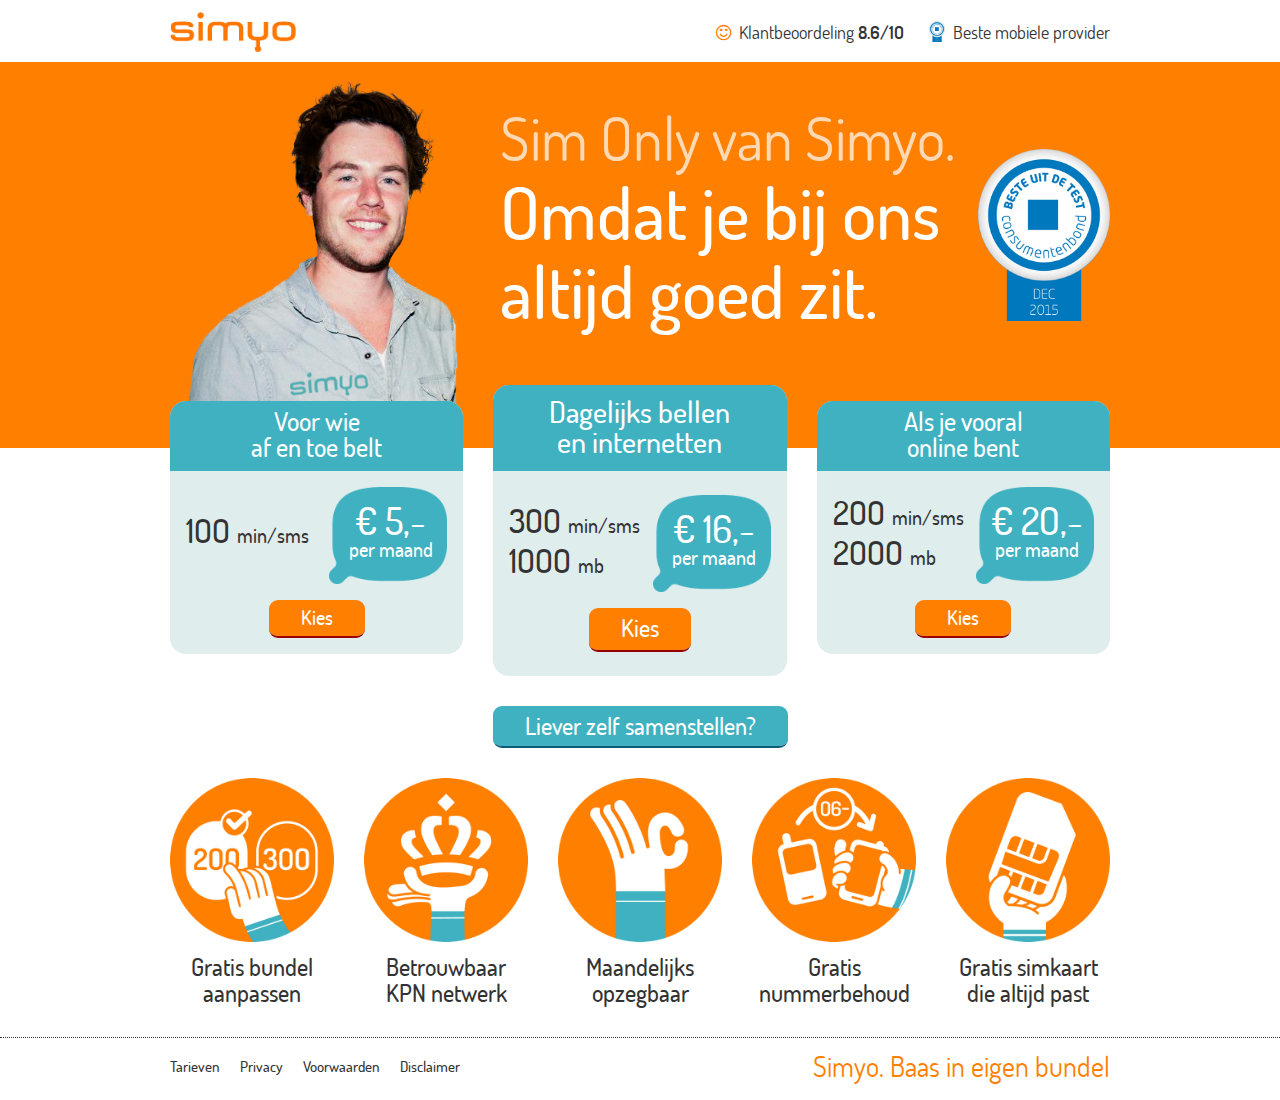
<file: index.html>
<!DOCTYPE html>
<html>
  <head>
    <meta charset="utf-8">
    <meta http-equiv="X-UA-Compatible" content="IE=edge">
    <meta name="viewport" content="width=device-width, initial-scale=1.0">
    <meta name="description" content="Simyo heeft diverse goedkope sim only abonnementen. Altijd inzicht in je verbruik en het KPN netwerk maken sim only van Simyo tot de beste keus!">
    <meta name="author" content="Simyo">
    <meta name="robots" content="noindex, nofollow">
    <title>Sim Only van Simyo</title>
    <link rel="shortcut icon" href="img/favicon.ico">
    <link href="//maxcdn.bootstrapcdn.com/font-awesome/4.3.0/css/font-awesome.min.css" rel="stylesheet">
    <link rel="stylesheet" href="css/app.css"><!--[if lt IE 9]>
    <script src="https://oss.maxcdn.com/html5shiv/3.7.2/html5shiv.min.js"></script>
    <script src="https://oss.maxcdn.com/respond/1.4.2/respond.min.js"></script>
    <![endif]-->
  </head>
  <body class="lp">
    <div class="masthead__outer">
      <div class="container">
        <div class="masthead">
          <div class="row">
            <div class="col-xs-4 col-ls-3"><a href="#" target="_blank" class="masthead__logo">
                <h1 class="masthead__site-title">Simyo</h1></a>
            </div>
            <div class="col-xs-8 col-ls-9">
              <div class="proof">
                <div class="proof__item proof--klantbeoordeling"><a href="#"><i class="fa fa-smile-o"></i> Klantbeoordeling <span>8.6/10</span></a>
                  <div class="proof__tooltip">Op <a href="https://nl.trustpilot.com/review/www.simyo.nl" target="_blank">Trustpilot.nl</a> waarderen onze klanten ons met een 8,6! (maart 2016)</div>
                </div>
                <div class="proof__item proof--beste"><a href="#"><i class="fa fa-trophy"></i> <i class="beste-uit-test-ikoon imgc"><img src="img/consumentenbond-beste-uit-de-test-december-2015-382x500px.png"></i> Beste mobiele provider</a>
                  <div class="proof__tooltip">Volgens het <a href="https://nl.trustpilot.com/review/www.simyo.nl" target="_blank">Consumentenbond</a> panel zijn wij wéér de beste mobiele provider met een 8,1! (Mobiele ProviderMonitor, december 2015)</div>
                </div>
              </div>
            </div>
          </div>
        </div>
      </div>
    </div>
    <div class="hero__outer">
      <div class="container">
        <div class="row">
          <div class="col-xs-12">
            <div class="hero">
              <div class="hero__image"><img src="img/wierd-drinkt-een-biertje-EDIT-418x531px-v2.png"></div>
              <h1 class="hero__payoff"><span class="subheader">Sim Only van Simyo.</span> <span class="header">Omdat je bij ons<br>altijd goed zit.</span></h1>
              <div class="beste-uit-test-logo imgc"><img src="img/consumentenbond-beste-uit-de-test-december-2015-382x500px.png"></div>
            </div>
          </div>
        </div>
      </div>
    </div>
    <div class="triptych__outer">
      <div class="container">
        <div class="row">
          <div class="col-xs-12">
            <div class="triptych">
              <div class="triptych__column triptych__column--1">
                <div class="triptych__cell triptych__cell--heading">
                  <h2 class="triptych__heading triptych__heading--base">Voor wie<br>af en toe belt</h2>
                  <h2 class="triptych__heading triptych__heading--short">Af en toe<br>bellen</h2>
                </div>
                <div class="triptych__cell triptych__cell--body">		
                  <div class="triptych__product triptych__product--small">
                    <div class="triptych__body">
                      <div class="triptych__content">
                        <div class="triptych__min">100 <span class="min-sms"><span class="min">min/</span><span class="sms">sms</span></span></div>
                        <div class="triptych__mb"><span class="number">&nbsp;</span> <span class="mb">&nbsp;</span></div>
                      </div>
                      <div class="triptych__price">&euro; 5<span class="comma-hyphen">,-</span> <span class="per-maand">per <span class="maand">maand</span><span class="maand--abbr">mnd</span></span></div>
                    </div>
                    <div class="triptych__cta"><a href="#" class="btn">Kies</a>
                    </div>
                  </div>
                </div>
              </div>
              <div class="triptych__column triptych__column--2">
                <div class="triptych__cell triptych__cell--heading">
                  <h2 class="triptych__heading triptych__heading--base">Dagelijks bellen<br>en internetten</h2>
                  <h2 class="triptych__heading triptych__heading--short">Voor<br>elke dag</h2>
                </div>
                <div class="triptych__cell triptych__cell--body">		
                  <div class="triptych__product triptych__product--medium">
                    <div class="triptych__body">
                      <div class="triptych__content">
                        <div class="triptych__min">300 <span class="min-sms"><span class="min">min/</span><span class="sms">sms</span></span></div>
                        <div class="triptych__mb">1000 <span class="mb">mb</span></div>
                      </div>
                      <div class="triptych__price">&euro; 16<span class="comma-hyphen">,-</span> <span class="per-maand">per <span class="maand">maand</span><span class="maand--abbr">mnd</span></span></div>
                    </div>
                    <div class="triptych__cta"><a href="#" class="btn">Kies</a>
                    </div>
                  </div>
                </div>
              </div>
              <div class="triptych__column triptych__column--3">
                <div class="triptych__cell triptych__cell--heading">
                  <h2 class="triptych__heading triptych__heading--base">Als je vooral<br>online bent</h2>
                  <h2 class="triptych__heading triptych__heading--short">Vooral<br>online</h2>
                </div>
                <div class="triptych__cell triptych__cell--body">		
                  <div class="triptych__product triptych__product--large">
                    <div class="triptych__body">
                      <div class="triptych__content">
                        <div class="triptych__min">200 <span class="min-sms"><span class="min">min/</span><span class="sms">sms</span></span></div>
                        <div class="triptych__mb">2000 <span class="mb">mb</span></div>
                      </div>
                      <div class="triptych__price">&euro; 20<span class="comma-hyphen">,-</span> <span class="per-maand">per <span class="maand">maand</span><span class="maand--abbr">mnd</span></span></div>
                    </div>
                    <div class="triptych__cta"><a href="#" class="btn">Kies</a>
                    </div>
                  </div>
                </div>
              </div>
            </div>
          </div>
        </div>
      </div>
    </div>
    <div class="product__outer">
      <div class="container">
        <div class="row">							
          <div class="col-xs-12 col-ts-4 col-ts-npr">
            <div class="product product--small">
              <h2 class="product__heading">Voor wie<br>af en toe belt</h2>
              <div class="product__body">
                <div class="product__content">
                  <div class="product__min">100 <span class="min-sms"><span class="min">min/</span><span class="sms">sms</span></span></div>
                </div>
                <div class="product__price">&euro; 5<span class="comma-hyphen">,-</span> <span class="per-maand">per <span class="maand">maand</span><span class="maand--abbr">mnd</span></span></div>
              </div>
              <div class="product__cta"><a href="#" class="btn">Kies</a>
              </div>
            </div>
          </div>
          <div class="col-xs-12 col-ts-4 col-ts-npl col-ts-npr">
            <div class="product product--medium">
              <h2 class="product__heading">Dagelijks bellen<br>en internetten</h2>
              <div class="product__body">
                <div class="product__content">
                  <div class="product__min">300 <span class="min-sms"><span class="min">min/</span><span class="sms">sms</span></span></div>
                  <div class="product__mb">1000 <span class="mb">mb</span></div>
                </div>
                <div class="product__price">&euro; 16<span class="comma-hyphen">,-</span> <span class="per-maand">per <span class="maand">maand</span><span class="maand--abbr">mnd</span></span></div>
              </div>
              <div class="product__cta"><a href="#" class="btn">Kies</a>
              </div>
            </div>
          </div>
          <div class="col-xs-12 col-ts-4 col-ts-npl">
            <div class="product product--large">
              <h2 class="product__heading">Als je vooral<br>online bent</h2>
              <div class="product__body">
                <div class="product__content">
                  <div class="product__min">200 <span class="min-sms"><span class="min">min/</span><span class="sms">sms</span></span></div>
                  <div class="product__mb">2000 <span class="mb">mb</span></div>
                </div>
                <div class="product__price">&euro; 20<span class="comma-hyphen">,-</span> <span class="per-maand">per <span class="maand">maand</span><span class="maand--abbr">mnd</span></span></div>
              </div>
              <div class="product__cta"><a href="#" class="btn">Kies</a>
              </div>
            </div>
          </div>
        </div>
      </div>
    </div>
    <div class="zelf-samenstellen__outer">
      <div class="container">
        <div class="row">				
          <div class="col-xs-12">
            <div class="zelf-samenstellen"><a href="#" class="zelf-samenstellen__link btn">Liever zelf samenstellen?</a>
            </div>
          </div>
        </div>
      </div>
    </div>
    <div class="usp-list__outer">
      <div class="container">
        <div class="row">
          <div class="col-xs-12">
            <div class="usp-list">
              <div class="beste-uit-test-logo imgc"><img src="img/consumentenbond-beste-uit-de-test-december-2015-382x500px.png"></div>
              <ul>
                <li class="usp-list__item"><i class="simyo-vinkje"></i> Gratis bundel aanpassen</li>
                <li class="usp-list__item"><i class="simyo-vinkje"></i> Betrouwbaar KPN netwerk</li>
                <li class="usp-list__item"><i class="simyo-vinkje"></i> Maandelijks opzegbaar</li>
                <li class="usp-list__item"><i class="simyo-vinkje"></i> Gratis <br>nummer&shy;behoud</li>
                <li class="usp-list__item"><i class="simyo-vinkje"></i> Gratis simkaart die altijd past						</li>
              </ul>
            </div>
          </div>
        </div>
      </div>
    </div>
    <div class="usp__outer">
      <div class="container">
        <div class="row">
          <div class="col-ts-4 col-ts-one-fifth">
            <div class="usp usp--bundel-aanpassen">
              <div class="usp__visual"><img src="img/simyo-ikoon-maandelijks-gratis-aanpassen-400x400px.png"></div>
              <h3 class="usp__heading">Gratis bundel aanpassen</h3>
            </div>
          </div>
          <div class="col-ts-4 col-ts-one-fifth">
            <div class="usp usp--netwerk">
              <div class="usp__visual"><img src="img/simyo-ikoon-betrouwbaar-kpn-netwerk-400x400px.png"></div>
              <h3 class="usp__heading">Betrouwbaar KPN netwerk</h3>
            </div>
          </div>
          <div class="col-ts-4 col-ts-one-fifth">
            <div class="usp usp--opzegbaar">
              <div class="usp__visual"><img src="img/simyo-ikoon-uitstekende-service-400x400px.png"></div>
              <h3 class="usp__heading">Maandelijks opzegbaar</h3>
            </div>
          </div>
          <div class="col-ts-4 col-ts-one-fifth">
            <div class="usp usp--nummerbehoud">
              <div class="usp__visual"><img src="img/simyo-ikoon-gratis-nummerbehoud-400x400px.png"></div>
              <h3 class="usp__heading">Gratis <br>nummer&shy;behoud</h3>
            </div>
          </div>
          <div class="col-ts-4 col-ts-one-fifth">
            <div class="usp usp--simkaart">
              <div class="usp__visual"><img src="img/simyo-ikoon-simkaart-sim-only-prepaid-400x400px.png"></div>
              <h3 class="usp__heading">Gratis simkaart die altijd past					</h3>
            </div>
          </div>
        </div>
      </div>
    </div>
    <div class="footer__outer">
      <div class="container">
        <div class="row">
          <div class="col-xs-12 col-ts-8 col-sm-6">
            <div class="footer">
              <div class="footer__links">
                <ul>
                  <li><a href="#">Tarieven</a></li>
                  <li><a href="#">Privacy</a></li>
                  <li><a href="#">Voorwaarden</a></li>
                  <li><a href="#">Disclaimer</a></li>
                </ul>
              </div>
            </div>
          </div>
          <div class="col-xs-12 col-ts-4 col-sm-6">
            <div class="footer__tagline">
              <p>Simyo. Baas in eigen bundel							</p>
            </div>
          </div>
        </div>
      </div>
    </div>
  </body>
  <script src="https://ajax.googleapis.com/ajax/libs/jquery/1.11.1/jquery.min.js"></script>
  <script src="js/app.js"></script>
</html>
</file>
<file: css/app.css>
@font-face{font-family:"Simyo Regular";src:url("../fonts/simyo-regular-webfont.eot");src:url("../fonts/simyo-regular-webfont.eot?#iefix") format("embedded-opentype"),url("../fonts/simyo-regular-webfont.woff") format("woff"),url("../fonts/simyo-regular-webfont.ttf") format("truetype"),url("../fonts/simyo-regular-webfont.svg#Simyo Regular") format("svg")}@font-face{font-family:"Simyo Medium";src:url("../fonts/simyo-medium-webfont.eot");src:url("../fonts/simyo-medium-webfont.eot?#iefix") format("embedded-opentype"),url("../fonts/simyo-medium-webfont.woff") format("woff"),url("../fonts/simyo-medium-webfont.ttf") format("truetype"),url("../fonts/simyo-medium-webfont.svg#Simyo Medium") format("svg")}@font-face{font-family:"Simyo Semi-Bold";src:url("../fonts/simyo-semibold-webfont.eot");src:url("../fonts/simyo-semibold-webfont.eot?#iefix") format("embedded-opentype"),url("../fonts/simyo-semibold-webfont.woff") format("woff"),url("../fonts/simyo-semibold-webfont.ttf") format("truetype"),url("../fonts/simyo-semibold-webfont.svg#Simyo Semi-Bold") format("svg")}@font-face{font-family:"Simyo Bold";src:url("../fonts/simyo-bold-webfont.eot");src:url("../fonts/simyo-bold-webfont.eot?#iefix") format("embedded-opentype"),url("../fonts/simyo-bold-webfont.woff") format("woff"),url("../fonts/simyo-bold-webfont.ttf") format("truetype"),url("../fonts/simyo-bold-webfont.svg#Simyo Bold") format("svg")}@font-face{font-family:'Simyo-Icons';src:url("../fonts/Simyo-Icons.eot?-biyo5q");src:url("../fonts/Simyo-Icons.eot?#iefix-biyo5q") format("embedded-opentype"),url("../fonts/Simyo-Icons.ttf?-biyo5q") format("truetype"),url("../fonts/Simyo-Icons.woff?-biyo5q") format("woff"),url("../fonts/Simyo-Icons.svg?-biyo5q#Simyo-Icons") format("svg");font-weight:normal;font-style:normal}[class^="simyo-"],[class*=" simyo-"]{font-family:'Simyo-Icons';speak:none;font-style:normal;font-weight:normal;font-variant:normal;text-transform:none;line-height:1;-webkit-font-smoothing:antialiased;-moz-osx-font-smoothing:grayscale}.simyo-vinkje:before{content:"\76"}/*! normalize.css v3.0.2 | MIT License | git.io/normalize */html{font-family:sans-serif;-ms-text-size-adjust:100%;-webkit-text-size-adjust:100%}body{margin:0}article,aside,details,figcaption,figure,footer,header,hgroup,main,menu,nav,section,summary{display:block}audio,canvas,progress,video{display:inline-block;vertical-align:baseline}audio:not([controls]){display:none;height:0}[hidden],template{display:none}a{background-color:transparent}a:active,a:hover{outline:0}abbr[title]{border-bottom:1px dotted}b,strong{font-weight:bold}dfn{font-style:italic}h1{font-size:2em;margin:0.67em 0}mark{background:#ff0;color:#000}small{font-size:80%}sub,sup{font-size:75%;line-height:0;position:relative;vertical-align:baseline}sup{top:-0.5em}sub{bottom:-0.25em}img{border:0}svg:not(:root){overflow:hidden}figure{margin:1em 40px}hr{box-sizing:content-box;height:0}pre{overflow:auto}code,kbd,pre,samp{font-family:monospace, monospace;font-size:1em}button,input,optgroup,select,textarea{color:inherit;font:inherit;margin:0}button{overflow:visible}button,select{text-transform:none}button,html input[type="button"],input[type="reset"],input[type="submit"]{-webkit-appearance:button;cursor:pointer}button[disabled],html input[disabled]{cursor:default}button::-moz-focus-inner,input::-moz-focus-inner{border:0;padding:0}input{line-height:normal}input[type="checkbox"],input[type="radio"]{box-sizing:border-box;padding:0}input[type="number"]::-webkit-inner-spin-button,input[type="number"]::-webkit-outer-spin-button{height:auto}input[type="search"]{-webkit-appearance:textfield;box-sizing:content-box}input[type="search"]::-webkit-search-cancel-button,input[type="search"]::-webkit-search-decoration{-webkit-appearance:none}fieldset{border:1px solid #c0c0c0;margin:0 2px;padding:0.35em 0.625em 0.75em}legend{border:0;padding:0}textarea{overflow:auto}optgroup{font-weight:bold}table{border-collapse:collapse;border-spacing:0}td,th{padding:0}*{box-sizing:border-box}*:before,*:after{box-sizing:border-box}html{font-size:10px;-webkit-tap-highlight-color:transparent}body{font-family:"Helvetica Neue",Helvetica,Arial,sans-serif;font-size:16px;line-height:1.428571429;color:#333;background-color:#fff}input,button,select,textarea{font-family:inherit;font-size:inherit;line-height:inherit}a{color:#337ab7;text-decoration:none}a:hover,a:focus{color:#23527c;text-decoration:underline}a:focus{outline:thin dotted;outline:5px auto -webkit-focus-ring-color;outline-offset:-2px}figure{margin:0}img{vertical-align:middle}.img-responsive{display:block;max-width:100%;height:auto}.img-rounded{border-radius:6px}.img-thumbnail{padding:4px;line-height:1.428571429;background-color:#fff;border:1px solid #ddd;border-radius:4px;-webkit-transition:all 0.2s ease-in-out;transition:all 0.2s ease-in-out;display:inline-block;max-width:100%;height:auto}.img-circle{border-radius:50%}hr{margin-top:22px;margin-bottom:22px;border:0;border-top:1px solid #eee}.sr-only{position:absolute;width:1px;height:1px;margin:-1px;padding:0;overflow:hidden;clip:rect(0, 0, 0, 0);border:0}.sr-only-focusable:active,.sr-only-focusable:focus{position:static;width:auto;height:auto;margin:0;overflow:visible;clip:auto}[role="button"]{cursor:pointer}.container{margin-right:auto;margin-left:auto;padding-left:15px;padding-right:15px}.container:before,.container:after{content:" ";display:table}.container:after{clear:both}@media (min-width: 600px){.container{width:590px}}@media (min-width: 768px){.container{width:740px}}@media (min-width: 992px){.container{width:970px}}@media (min-width: 1200px){.container{width:1170px}}.container-fluid{margin-right:auto;margin-left:auto;padding-left:15px;padding-right:15px}.container-fluid:before,.container-fluid:after{content:" ";display:table}.container-fluid:after{clear:both}.row{margin-left:-15px;margin-right:-15px}.row:before,.row:after{content:" ";display:table}.row:after{clear:both}.col-xs-1,.col-ls-1,.col-ts-1,.col-sm-1,.col-md-1,.col-lg-1,.col-xs-2,.col-ls-2,.col-ts-2,.col-sm-2,.col-md-2,.col-lg-2,.col-xs-3,.col-ls-3,.col-ts-3,.col-sm-3,.col-md-3,.col-lg-3,.col-xs-4,.col-ls-4,.col-ts-4,.col-sm-4,.col-md-4,.col-lg-4,.col-xs-5,.col-ls-5,.col-ts-5,.col-sm-5,.col-md-5,.col-lg-5,.col-xs-6,.col-ls-6,.col-ts-6,.col-sm-6,.col-md-6,.col-lg-6,.col-xs-7,.col-ls-7,.col-ts-7,.col-sm-7,.col-md-7,.col-lg-7,.col-xs-8,.col-ls-8,.col-ts-8,.col-sm-8,.col-md-8,.col-lg-8,.col-xs-9,.col-ls-9,.col-ts-9,.col-sm-9,.col-md-9,.col-lg-9,.col-xs-10,.col-ls-10,.col-ts-10,.col-sm-10,.col-md-10,.col-lg-10,.col-xs-11,.col-ls-11,.col-ts-11,.col-sm-11,.col-md-11,.col-lg-11,.col-xs-12,.col-ls-12,.col-ts-12,.col-sm-12,.col-md-12,.col-lg-12{position:relative;min-height:1px;padding-left:15px;padding-right:15px}.col-xs-1,.col-xs-2,.col-xs-3,.col-xs-4,.col-xs-5,.col-xs-6,.col-xs-7,.col-xs-8,.col-xs-9,.col-xs-10,.col-xs-11,.col-xs-12{float:left}.col-xs-1{width:8.3333333333%}.col-xs-2{width:16.6666666667%}.col-xs-3{width:25%}.col-xs-4{width:33.3333333333%}.col-xs-5{width:41.6666666667%}.col-xs-6{width:50%}.col-xs-7{width:58.3333333333%}.col-xs-8{width:66.6666666667%}.col-xs-9{width:75%}.col-xs-10{width:83.3333333333%}.col-xs-11{width:91.6666666667%}.col-xs-12{width:100%}.col-xs-pull-0{right:auto}.col-xs-pull-1{right:8.3333333333%}.col-xs-pull-2{right:16.6666666667%}.col-xs-pull-3{right:25%}.col-xs-pull-4{right:33.3333333333%}.col-xs-pull-5{right:41.6666666667%}.col-xs-pull-6{right:50%}.col-xs-pull-7{right:58.3333333333%}.col-xs-pull-8{right:66.6666666667%}.col-xs-pull-9{right:75%}.col-xs-pull-10{right:83.3333333333%}.col-xs-pull-11{right:91.6666666667%}.col-xs-pull-12{right:100%}.col-xs-push-0{left:auto}.col-xs-push-1{left:8.3333333333%}.col-xs-push-2{left:16.6666666667%}.col-xs-push-3{left:25%}.col-xs-push-4{left:33.3333333333%}.col-xs-push-5{left:41.6666666667%}.col-xs-push-6{left:50%}.col-xs-push-7{left:58.3333333333%}.col-xs-push-8{left:66.6666666667%}.col-xs-push-9{left:75%}.col-xs-push-10{left:83.3333333333%}.col-xs-push-11{left:91.6666666667%}.col-xs-push-12{left:100%}.col-xs-offset-0{margin-left:0%}.col-xs-offset-1{margin-left:8.3333333333%}.col-xs-offset-2{margin-left:16.6666666667%}.col-xs-offset-3{margin-left:25%}.col-xs-offset-4{margin-left:33.3333333333%}.col-xs-offset-5{margin-left:41.6666666667%}.col-xs-offset-6{margin-left:50%}.col-xs-offset-7{margin-left:58.3333333333%}.col-xs-offset-8{margin-left:66.6666666667%}.col-xs-offset-9{margin-left:75%}.col-xs-offset-10{margin-left:83.3333333333%}.col-xs-offset-11{margin-left:91.6666666667%}.col-xs-offset-12{margin-left:100%}@media (min-width: 480px){.col-ls-1,.col-ls-2,.col-ls-3,.col-ls-4,.col-ls-5,.col-ls-6,.col-ls-7,.col-ls-8,.col-ls-9,.col-ls-10,.col-ls-11,.col-ls-12{float:left}.col-ls-1{width:8.3333333333%}.col-ls-2{width:16.6666666667%}.col-ls-3{width:25%}.col-ls-4{width:33.3333333333%}.col-ls-5{width:41.6666666667%}.col-ls-6{width:50%}.col-ls-7{width:58.3333333333%}.col-ls-8{width:66.6666666667%}.col-ls-9{width:75%}.col-ls-10{width:83.3333333333%}.col-ls-11{width:91.6666666667%}.col-ls-12{width:100%}.col-ls-pull-0{right:auto}.col-ls-pull-1{right:8.3333333333%}.col-ls-pull-2{right:16.6666666667%}.col-ls-pull-3{right:25%}.col-ls-pull-4{right:33.3333333333%}.col-ls-pull-5{right:41.6666666667%}.col-ls-pull-6{right:50%}.col-ls-pull-7{right:58.3333333333%}.col-ls-pull-8{right:66.6666666667%}.col-ls-pull-9{right:75%}.col-ls-pull-10{right:83.3333333333%}.col-ls-pull-11{right:91.6666666667%}.col-ls-pull-12{right:100%}.col-ls-push-0{left:auto}.col-ls-push-1{left:8.3333333333%}.col-ls-push-2{left:16.6666666667%}.col-ls-push-3{left:25%}.col-ls-push-4{left:33.3333333333%}.col-ls-push-5{left:41.6666666667%}.col-ls-push-6{left:50%}.col-ls-push-7{left:58.3333333333%}.col-ls-push-8{left:66.6666666667%}.col-ls-push-9{left:75%}.col-ls-push-10{left:83.3333333333%}.col-ls-push-11{left:91.6666666667%}.col-ls-push-12{left:100%}.col-ls-offset-0{margin-left:0%}.col-ls-offset-1{margin-left:8.3333333333%}.col-ls-offset-2{margin-left:16.6666666667%}.col-ls-offset-3{margin-left:25%}.col-ls-offset-4{margin-left:33.3333333333%}.col-ls-offset-5{margin-left:41.6666666667%}.col-ls-offset-6{margin-left:50%}.col-ls-offset-7{margin-left:58.3333333333%}.col-ls-offset-8{margin-left:66.6666666667%}.col-ls-offset-9{margin-left:75%}.col-ls-offset-10{margin-left:83.3333333333%}.col-ls-offset-11{margin-left:91.6666666667%}.col-ls-offset-12{margin-left:100%}}@media (min-width: 600px){.col-ts-1,.col-ts-2,.col-ts-3,.col-ts-4,.col-ts-5,.col-ts-6,.col-ts-7,.col-ts-8,.col-ts-9,.col-ts-10,.col-ts-11,.col-ts-12{float:left}.col-ts-1{width:8.3333333333%}.col-ts-2{width:16.6666666667%}.col-ts-3{width:25%}.col-ts-4{width:33.3333333333%}.col-ts-5{width:41.6666666667%}.col-ts-6{width:50%}.col-ts-7{width:58.3333333333%}.col-ts-8{width:66.6666666667%}.col-ts-9{width:75%}.col-ts-10{width:83.3333333333%}.col-ts-11{width:91.6666666667%}.col-ts-12{width:100%}.col-ts-pull-0{right:auto}.col-ts-pull-1{right:8.3333333333%}.col-ts-pull-2{right:16.6666666667%}.col-ts-pull-3{right:25%}.col-ts-pull-4{right:33.3333333333%}.col-ts-pull-5{right:41.6666666667%}.col-ts-pull-6{right:50%}.col-ts-pull-7{right:58.3333333333%}.col-ts-pull-8{right:66.6666666667%}.col-ts-pull-9{right:75%}.col-ts-pull-10{right:83.3333333333%}.col-ts-pull-11{right:91.6666666667%}.col-ts-pull-12{right:100%}.col-ts-push-0{left:auto}.col-ts-push-1{left:8.3333333333%}.col-ts-push-2{left:16.6666666667%}.col-ts-push-3{left:25%}.col-ts-push-4{left:33.3333333333%}.col-ts-push-5{left:41.6666666667%}.col-ts-push-6{left:50%}.col-ts-push-7{left:58.3333333333%}.col-ts-push-8{left:66.6666666667%}.col-ts-push-9{left:75%}.col-ts-push-10{left:83.3333333333%}.col-ts-push-11{left:91.6666666667%}.col-ts-push-12{left:100%}.col-ts-offset-0{margin-left:0%}.col-ts-offset-1{margin-left:8.3333333333%}.col-ts-offset-2{margin-left:16.6666666667%}.col-ts-offset-3{margin-left:25%}.col-ts-offset-4{margin-left:33.3333333333%}.col-ts-offset-5{margin-left:41.6666666667%}.col-ts-offset-6{margin-left:50%}.col-ts-offset-7{margin-left:58.3333333333%}.col-ts-offset-8{margin-left:66.6666666667%}.col-ts-offset-9{margin-left:75%}.col-ts-offset-10{margin-left:83.3333333333%}.col-ts-offset-11{margin-left:91.6666666667%}.col-ts-offset-12{margin-left:100%}}@media (min-width: 768px){.col-sm-1,.col-sm-2,.col-sm-3,.col-sm-4,.col-sm-5,.col-sm-6,.col-sm-7,.col-sm-8,.col-sm-9,.col-sm-10,.col-sm-11,.col-sm-12{float:left}.col-sm-1{width:8.3333333333%}.col-sm-2{width:16.6666666667%}.col-sm-3{width:25%}.col-sm-4{width:33.3333333333%}.col-sm-5{width:41.6666666667%}.col-sm-6{width:50%}.col-sm-7{width:58.3333333333%}.col-sm-8{width:66.6666666667%}.col-sm-9{width:75%}.col-sm-10{width:83.3333333333%}.col-sm-11{width:91.6666666667%}.col-sm-12{width:100%}.col-sm-pull-0{right:auto}.col-sm-pull-1{right:8.3333333333%}.col-sm-pull-2{right:16.6666666667%}.col-sm-pull-3{right:25%}.col-sm-pull-4{right:33.3333333333%}.col-sm-pull-5{right:41.6666666667%}.col-sm-pull-6{right:50%}.col-sm-pull-7{right:58.3333333333%}.col-sm-pull-8{right:66.6666666667%}.col-sm-pull-9{right:75%}.col-sm-pull-10{right:83.3333333333%}.col-sm-pull-11{right:91.6666666667%}.col-sm-pull-12{right:100%}.col-sm-push-0{left:auto}.col-sm-push-1{left:8.3333333333%}.col-sm-push-2{left:16.6666666667%}.col-sm-push-3{left:25%}.col-sm-push-4{left:33.3333333333%}.col-sm-push-5{left:41.6666666667%}.col-sm-push-6{left:50%}.col-sm-push-7{left:58.3333333333%}.col-sm-push-8{left:66.6666666667%}.col-sm-push-9{left:75%}.col-sm-push-10{left:83.3333333333%}.col-sm-push-11{left:91.6666666667%}.col-sm-push-12{left:100%}.col-sm-offset-0{margin-left:0%}.col-sm-offset-1{margin-left:8.3333333333%}.col-sm-offset-2{margin-left:16.6666666667%}.col-sm-offset-3{margin-left:25%}.col-sm-offset-4{margin-left:33.3333333333%}.col-sm-offset-5{margin-left:41.6666666667%}.col-sm-offset-6{margin-left:50%}.col-sm-offset-7{margin-left:58.3333333333%}.col-sm-offset-8{margin-left:66.6666666667%}.col-sm-offset-9{margin-left:75%}.col-sm-offset-10{margin-left:83.3333333333%}.col-sm-offset-11{margin-left:91.6666666667%}.col-sm-offset-12{margin-left:100%}}@media (min-width: 992px){.col-md-1,.col-md-2,.col-md-3,.col-md-4,.col-md-5,.col-md-6,.col-md-7,.col-md-8,.col-md-9,.col-md-10,.col-md-11,.col-md-12{float:left}.col-md-1{width:8.3333333333%}.col-md-2{width:16.6666666667%}.col-md-3{width:25%}.col-md-4{width:33.3333333333%}.col-md-5{width:41.6666666667%}.col-md-6{width:50%}.col-md-7{width:58.3333333333%}.col-md-8{width:66.6666666667%}.col-md-9{width:75%}.col-md-10{width:83.3333333333%}.col-md-11{width:91.6666666667%}.col-md-12{width:100%}.col-md-pull-0{right:auto}.col-md-pull-1{right:8.3333333333%}.col-md-pull-2{right:16.6666666667%}.col-md-pull-3{right:25%}.col-md-pull-4{right:33.3333333333%}.col-md-pull-5{right:41.6666666667%}.col-md-pull-6{right:50%}.col-md-pull-7{right:58.3333333333%}.col-md-pull-8{right:66.6666666667%}.col-md-pull-9{right:75%}.col-md-pull-10{right:83.3333333333%}.col-md-pull-11{right:91.6666666667%}.col-md-pull-12{right:100%}.col-md-push-0{left:auto}.col-md-push-1{left:8.3333333333%}.col-md-push-2{left:16.6666666667%}.col-md-push-3{left:25%}.col-md-push-4{left:33.3333333333%}.col-md-push-5{left:41.6666666667%}.col-md-push-6{left:50%}.col-md-push-7{left:58.3333333333%}.col-md-push-8{left:66.6666666667%}.col-md-push-9{left:75%}.col-md-push-10{left:83.3333333333%}.col-md-push-11{left:91.6666666667%}.col-md-push-12{left:100%}.col-md-offset-0{margin-left:0%}.col-md-offset-1{margin-left:8.3333333333%}.col-md-offset-2{margin-left:16.6666666667%}.col-md-offset-3{margin-left:25%}.col-md-offset-4{margin-left:33.3333333333%}.col-md-offset-5{margin-left:41.6666666667%}.col-md-offset-6{margin-left:50%}.col-md-offset-7{margin-left:58.3333333333%}.col-md-offset-8{margin-left:66.6666666667%}.col-md-offset-9{margin-left:75%}.col-md-offset-10{margin-left:83.3333333333%}.col-md-offset-11{margin-left:91.6666666667%}.col-md-offset-12{margin-left:100%}}@media (min-width: 1200px){.col-lg-1,.col-lg-2,.col-lg-3,.col-lg-4,.col-lg-5,.col-lg-6,.col-lg-7,.col-lg-8,.col-lg-9,.col-lg-10,.col-lg-11,.col-lg-12{float:left}.col-lg-1{width:8.3333333333%}.col-lg-2{width:16.6666666667%}.col-lg-3{width:25%}.col-lg-4{width:33.3333333333%}.col-lg-5{width:41.6666666667%}.col-lg-6{width:50%}.col-lg-7{width:58.3333333333%}.col-lg-8{width:66.6666666667%}.col-lg-9{width:75%}.col-lg-10{width:83.3333333333%}.col-lg-11{width:91.6666666667%}.col-lg-12{width:100%}.col-lg-pull-0{right:auto}.col-lg-pull-1{right:8.3333333333%}.col-lg-pull-2{right:16.6666666667%}.col-lg-pull-3{right:25%}.col-lg-pull-4{right:33.3333333333%}.col-lg-pull-5{right:41.6666666667%}.col-lg-pull-6{right:50%}.col-lg-pull-7{right:58.3333333333%}.col-lg-pull-8{right:66.6666666667%}.col-lg-pull-9{right:75%}.col-lg-pull-10{right:83.3333333333%}.col-lg-pull-11{right:91.6666666667%}.col-lg-pull-12{right:100%}.col-lg-push-0{left:auto}.col-lg-push-1{left:8.3333333333%}.col-lg-push-2{left:16.6666666667%}.col-lg-push-3{left:25%}.col-lg-push-4{left:33.3333333333%}.col-lg-push-5{left:41.6666666667%}.col-lg-push-6{left:50%}.col-lg-push-7{left:58.3333333333%}.col-lg-push-8{left:66.6666666667%}.col-lg-push-9{left:75%}.col-lg-push-10{left:83.3333333333%}.col-lg-push-11{left:91.6666666667%}.col-lg-push-12{left:100%}.col-lg-offset-0{margin-left:0%}.col-lg-offset-1{margin-left:8.3333333333%}.col-lg-offset-2{margin-left:16.6666666667%}.col-lg-offset-3{margin-left:25%}.col-lg-offset-4{margin-left:33.3333333333%}.col-lg-offset-5{margin-left:41.6666666667%}.col-lg-offset-6{margin-left:50%}.col-lg-offset-7{margin-left:58.3333333333%}.col-lg-offset-8{margin-left:66.6666666667%}.col-lg-offset-9{margin-left:75%}.col-lg-offset-10{margin-left:83.3333333333%}.col-lg-offset-11{margin-left:91.6666666667%}.col-lg-offset-12{margin-left:100%}}.clearfix:before,.clearfix:after{content:" ";display:table}.clearfix:after{clear:both}.center-block{display:block;margin-left:auto;margin-right:auto}.pull-right{float:right !important}.pull-left{float:left !important}.hide{display:none !important}.show{display:block !important}.invisible{visibility:hidden}.text-hide{font:0/0 a;color:transparent;text-shadow:none;background-color:transparent;border:0}.hidden{display:none !important}.affix{position:fixed}@-ms-viewport{width:device-width}.visible-xs,.visible-ls,.visible-ts,.visible-sm,.visible-md,.visible-lg{display:none !important}.visible-xs-block,.visible-xs-inline,.visible-xs-inline-block,.visible-ls-block,.visible-ls-inline,.visible-ls-inline-block,.visible-ts-block,.visible-ts-inline,.visible-ts-inline-block,.visible-sm-block,.visible-sm-inline,.visible-sm-inline-block,.visible-md-block,.visible-md-inline,.visible-md-inline-block,.visible-lg-block,.visible-lg-inline,.visible-lg-inline-block{display:none !important}@media (max-width: 479px){.visible-xs{display:block !important}table.visible-xs{display:table}tr.visible-xs{display:table-row !important}th.visible-xs,td.visible-xs{display:table-cell !important}}@media (max-width: 479px){.visible-xs-block{display:block !important}}@media (max-width: 479px){.visible-xs-inline{display:inline !important}}@media (max-width: 479px){.visible-xs-inline-block{display:inline-block !important}}@media (min-width: 480px) and (max-width: 599px){.visible-ls{display:block !important}table.visible-ls{display:table}tr.visible-ls{display:table-row !important}th.visible-ls,td.visible-ls{display:table-cell !important}}@media (min-width: 480px) and (max-width: 599px){.visible-ls-block{display:block !important}}@media (min-width: 480px) and (max-width: 599px){.visible-ls-inline{display:inline !important}}@media (min-width: 480px) and (max-width: 599px){.visible-ls-inline-block{display:inline-block !important}}@media (min-width: 600px) and (max-width: 767px){.visible-ts{display:block !important}table.visible-ts{display:table}tr.visible-ts{display:table-row !important}th.visible-ts,td.visible-ts{display:table-cell !important}}@media (min-width: 600px) and (max-width: 767px){.visible-ls-block{display:block !important}}@media (min-width: 600px) and (max-width: 767px){.visible-ls-inline{display:inline !important}}@media (min-width: 600px) and (max-width: 767px){.visible-ls-inline-block{display:inline-block !important}}@media (min-width: 768px) and (max-width: 991px){.visible-sm{display:block !important}table.visible-sm{display:table}tr.visible-sm{display:table-row !important}th.visible-sm,td.visible-sm{display:table-cell !important}}@media (min-width: 768px) and (max-width: 991px){.visible-sm-block{display:block !important}}@media (min-width: 768px) and (max-width: 991px){.visible-sm-inline{display:inline !important}}@media (min-width: 768px) and (max-width: 991px){.visible-sm-inline-block{display:inline-block !important}}@media (min-width: 992px) and (max-width: 1199px){.visible-md{display:block !important}table.visible-md{display:table}tr.visible-md{display:table-row !important}th.visible-md,td.visible-md{display:table-cell !important}}@media (min-width: 992px) and (max-width: 1199px){.visible-md-block{display:block !important}}@media (min-width: 992px) and (max-width: 1199px){.visible-md-inline{display:inline !important}}@media (min-width: 992px) and (max-width: 1199px){.visible-md-inline-block{display:inline-block !important}}@media (min-width: 1200px){.visible-lg{display:block !important}table.visible-lg{display:table}tr.visible-lg{display:table-row !important}th.visible-lg,td.visible-lg{display:table-cell !important}}@media (min-width: 1200px){.visible-lg-block{display:block !important}}@media (min-width: 1200px){.visible-lg-inline{display:inline !important}}@media (min-width: 1200px){.visible-lg-inline-block{display:inline-block !important}}@media (max-width: 479px){.hidden-xs{display:none !important}}@media (min-width: 768px) and (max-width: 991px){.hidden-sm{display:none !important}}@media (min-width: 992px) and (max-width: 1199px){.hidden-md{display:none !important}}@media (min-width: 1200px){.hidden-lg{display:none !important}}.visible-print{display:none !important}@media print{.visible-print{display:block !important}table.visible-print{display:table}tr.visible-print{display:table-row !important}th.visible-print,td.visible-print{display:table-cell !important}}.visible-print-block{display:none !important}@media print{.visible-print-block{display:block !important}}.visible-print-inline{display:none !important}@media print{.visible-print-inline{display:inline !important}}.visible-print-inline-block{display:none !important}@media print{.visible-print-inline-block{display:inline-block !important}}@media print{.hidden-print{display:none !important}}@media (max-width: 479px){.hidden-xs{display:none !important}}@media (min-width: 480px) and (max-width: 599px){.hidden-ls{display:none !important}}@media (min-width: 480px){.hidden-ls-lg{display:none !important}}@media (max-width: 599px){.hidden-xs-ls{display:none !important}}@media (max-width: 767px){.hidden-xs-ts{display:none !important}}@media (max-width: 991px){.hidden-xs-sm{display:none !important}}@media (min-width: 600px) and (max-width: 767px){.hidden-ts{display:none !important}}@media (min-width: 600px){.hidden-ts-lg{display:none !important}}@media (min-width: 768px) and (max-width: 991px){.hidden-sm{display:none !important}}@media (min-width: 768px){.hidden-sm-lg{display:none !important}}@media (min-width: 992px) and (max-width: 1199px){.hidden-md{display:none !important}}@media (min-width: 992px){.hidden-md-lg{display:none !important}}.nw{white-space:nowrap}.npl{padding-left:0 !important}.npr{padding-right:0 !important}.imgc img,.imgc svg{max-width:100%;width:100%}@media (min-width: 600px) and (max-width: 767px){.col-ts-npl{padding-left:0 !important}.col-ts-npr{padding-right:0 !important}}body,input,button{-webkit-font-smoothing:antialiased;-moz-osx-font-smoothing:grayscale;text-rendering:optimizeLegibility}a{color:#ff7f00}h1,h2,h3,h4{font-family:"Simyo Regular",Arial,sans-serif;margin-top:0;margin-bottom:0}.container{min-width:320px}@media (min-width: 1200px){.container{width:970px}}.col-ts-one-fifth{position:relative;min-height:1px;padding-left:15px;padding-right:15px}@media (min-width: 480px){.col-ts-one-fifth{float:left;width:20%}}#cookieBox{height:auto !important;left:15px !important;top:24% !important}@media (min-width: 360px){#cookieBox{width:auto !important;left:6vw !important;right:6vw !important}}@media (min-width: 414px){#cookieBox{padding:20px !important}}@media (min-width: 600px){#cookieBox{left:24vw !important;right:24vw !important}}@media (min-width: 992px){#cookieBox{left:32vw !important;right:32vw !important}}#cookieBox>img{margin-top:-4px}#cookieBox br{display:none !important}#cookieBox>a{font-size:13px !important;text-decoration:underline !important;display:block !important;float:left !important;text-align:left;width:calc(100% - 162px);margin-top:10px}@media (min-width: 360px){#cookieBox>a{margin-top:8px;font-size:14px !important;text-align:center}}@media (min-width: 375px){#cookieBox>a{margin-top:10px}}#cookieLeadIn{margin-top:10px;margin-bottom:18px;font-size:13px !important}@media (min-width: 360px){#cookieLeadIn{font-size:14px !important}}.usabilla_live_button_container{display:none !important}@media (min-width: 768px){.usabilla_live_button_container{display:block !important}}.masthead__outer--orange{background-color:#ff7f00}.masthead__outer--white{background-color:white}.masthead{padding-top:12px;padding-bottom:10px}.masthead__logo{display:block;background-image:url("../img/simyo-logo-600x189px-oranje.png");background-repeat:no-repeat;background-position:left top;margin-left:0}.masthead__site-title{display:none}.proof{position:relative;float:right;font-family:"Simyo Regular","Helvetica Neue",Helvetica,Arial,sans-serif}.proof__item{display:inline-block}.proof__item:hover .proof__tooltip{opacity:1}.proof__item a{color:#333}.proof__item a:hover{color:#ff7f00;text-decoration:none}.proof__item a.add-delay{-webkit-transition-delay:1s;transition-delay:1s;pointer-events:auto}.proof--klantbeoordeling span{font-family:"Simyo Semi-Bold","Helvetica Neue",Helvetica,Arial,sans-serif}.proof .fa{margin-right:4px;color:#ff7f00}.proof__tooltip{pointer-events:none;position:absolute;background-color:#dfeded;border-radius:8px;padding-left:16px;padding-right:16px;padding-top:10px;padding-bottom:10px;margin-top:10px;z-index:10;opacity:0;-webkit-transition:opacity 500ms ease-in-out;transition:opacity 500ms ease-in-out;font-family:"Helvetica Neue",Helvetica,Arial,sans-serif;font-size:14px}.proof__tooltip a{font-weight:bold}.proof--klantbeoordeling .proof__tooltip{width:220px}.proof--beste .proof__tooltip{width:237px;right:15px}.hero{position:relative}.hero__outer{background-color:#ff7f00;padding-top:20px;margin-bottom:30px}.hero__payoff{font-weight:normal;text-align:left}.hero__payoff .subheader{color:#ffd9b3;display:block}.hero__payoff .header{padding-top:2px;font-family:"Simyo Medium","Helvetica Neue",Helvetica,Arial,sans-serif;color:white;display:block}@media (min-width: 600px){.hero .beste-uit-test-logo{position:absolute;right:0}}.product{background-color:#dfeded;border-radius:16px;overflow:hidden}.product__outer{margin-top:-77px;padding-bottom:30px}.product__heading{padding-top:8px;padding-bottom:10px;background-color:#3fb1c0;color:white;font-family:"Simyo Medium","Helvetica Neue",Helvetica,Arial,sans-serif;font-weight:normal;font-size:26px;line-height:1;text-align:center}.product--medium .product__heading{padding-top:12px;padding-bottom:14px;font-size:30px}.product__body{padding-left:16px;padding-right:16px}.product__body::after{clear:both;content:"";display:block}.product__min,.product__mb{font-family:"Simyo Medium","Helvetica Neue",Helvetica,Arial,sans-serif}.product__min .min-sms,.product__min .mb,.product__mb .min-sms,.product__mb .mb{font-size:0.6em}.product__content{float:left}.product__price{float:right;background-image:url("../img/simyo-ballon-links-280x233px-turquoise.png");background-repeat:no-repeat;font-family:"Simyo Medium","Helvetica Neue",Helvetica,Arial,sans-serif;color:white;text-align:center}.product__price .per-maand{display:block;font-size:0.52em}.product__cta{text-align:center;padding-left:16px;padding-right:16px}.product__cta .btn{position:relative;display:inline-block;margin:0;padding:8px 32px;background-color:#3fb1c0;border-bottom-width:2px;border-bottom-style:solid;border-bottom-color:#0b5c76;color:white;font-family:"Simyo Medium","Helvetica Neue",Helvetica,Arial,sans-serif;font-size:22px;line-height:1;cursor:pointer;border-radius:9px;background-clip:padding-box;background-color:#ff7f00;border-bottom-color:#900;font-size:20px}.product__cta .btn:hover{background-color:#79c8d3;color:white;text-decoration:none}.product__cta .btn:hover{background-color:#3fb1c0;border-bottom-color:#0b5c76}@media (min-width: 600px){.product--medium .product__cta .btn{padding-top:8px;padding-bottom:10px;font-size:24px}}.triptych{position:relative;overflow:auto;display:table;width:100%}.triptych__outer{margin-top:-77px;padding-bottom:20px}.triptych__column{display:table-cell;position:relative;z-index:1}.triptych__column--1,.triptych__column--3{width:33%}.triptych__cell{border:1px solid #d6dadd;border-color:#6fc5d0;background-color:#dfeded;padding:12px;text-align:center;overflow:hidden}.triptych__cell--heading{border-top:none;border-bottom:none;padding-bottom:0}.triptych__column--1 .triptych__cell--heading{border-left:none;border-right:none;border-radius:16px 0 0 0}.triptych__column--3 .triptych__cell--heading{border-left:none;border-right:none;border-radius:0 16px 0 0}.triptych__cell--body{padding:0}.triptych__column--1 .triptych__cell--body{border-right:none;border-radius:0 0 0 16px}.triptych__column--3 .triptych__cell--body{border-left:none;border-radius:0 0 16px 0}.triptych__heading{display:block;background-color:#3fb1c0;color:white;margin-top:-12px;margin-left:-12px;margin-right:-12px;font-family:"Simyo Medium","Helvetica Neue",Helvetica,Arial,sans-serif;font-weight:normal;padding-left:8px;padding-right:8px;padding-top:8px;padding-bottom:8px}.triptych__min,.triptych__mb,.triptych__price{padding-left:12px;padding-right:12px;padding-top:9px;padding-bottom:9px;border-bottom:1px solid #6fc5d0}.triptych__min,.triptych__mb{font-family:"Simyo Regular","Helvetica Neue",Helvetica,Arial,sans-serif;font-size:24px;line-height:0.9}.triptych__min .min-sms,.triptych__min .mb,.triptych__mb .min-sms,.triptych__mb .mb{display:block;margin-top:3px;font-size:0.7em}.triptych__column--1 .triptych__mb{visibility:visible}.triptych__price{font-family:"Simyo Medium","Helvetica Neue",Helvetica,Arial,sans-serif;font-size:28px;line-height:1}.triptych__price .per-maand{display:block;font-size:0.6em}.triptych__price .maand{display:none}.triptych__cta{background-color:#3fb1c0;padding-left:12px;padding-right:12px;padding-top:8px;padding-bottom:8px}.triptych__cta .btn{position:relative;display:inline-block;margin:0;padding:8px 32px;background-color:#ff7f00;border-bottom-width:2px;border-bottom-style:solid;border-bottom-color:#900;color:white;font-family:"Simyo Medium","Helvetica Neue",Helvetica,Arial,sans-serif;font-size:22px;line-height:1;cursor:pointer;border-radius:9px;background-clip:padding-box;padding-left:16px;padding-right:16px;padding-top:8px;padding-bottom:8px}.triptych__cta .btn:hover{background-color:#ffa54d;color:white;text-decoration:none}.zelf-samenstellen{text-align:center}.zelf-samenstellen .btn{position:relative;display:inline-block;margin:0;padding:8px 32px;background-color:#3fb1c0;border-bottom-width:2px;border-bottom-style:solid;border-bottom-color:#0b5c76;color:white;font-family:"Simyo Medium","Helvetica Neue",Helvetica,Arial,sans-serif;font-size:22px;line-height:1;cursor:pointer;border-radius:9px;background-clip:padding-box}.zelf-samenstellen .btn:hover{background-color:#79c8d3;color:white;text-decoration:none}.usp-list{background-color:#ff7f00;border-radius:16px;padding-left:16px;padding-right:16px;padding-top:13px;padding-bottom:13px;text-align:center;display:-webkit-box;display:-ms-flexbox;display:flex;-webkit-box-align:center;-ms-flex-align:center;align-items:center;-webkit-box-pack:center;-ms-flex-pack:center;justify-content:center}.usp-list__outer{margin-bottom:20px}.usp-list ul{list-style:none;margin-top:0;margin-bottom:0;padding-left:0;text-align:left}.usp-list .beste-uit-test-logo{width:20%}.usp-list__item{font-family:"Simyo Medium","Helvetica Neue",Helvetica,Arial,sans-serif;font-size:16px;color:white;margin-bottom:7px}.usp-list__item br{display:none}.usp-list__item:last-child{margin-bottom:0}.usp-list__item .simyo-vinkje{font-size:0.9em;margin-right:5px;display:inline-block;vertical-align:middle;-webkit-transform:translateY(-0.25em);transform:translateY(-0.25em)}.usp__visual{margin-bottom:12px}.usp__visual img{max-width:100%;width:100%}.usp__heading{text-align:center;font-family:"Simyo Medium","Helvetica Neue",Helvetica,Arial,sans-serif;font-weight:normal}.footer__outer{background-color:#fff;padding-top:14px;padding-bottom:15px;border-top:1px dotted #333}.footer__links ul{display:inline-block;list-style:none;padding-left:0;margin-top:0;margin-bottom:0}.footer__links li{float:left}.footer__links li:last-child{margin-right:0}.footer__links a{font-family:"Simyo Medium","Helvetica Neue",Helvetica,Arial,sans-serif;color:#333}.footer__links a:hover{color:#ff7f00}.footer__tagline{text-align:center;font-family:"Simyo Regular","Helvetica Neue",Helvetica,Arial,sans-serif;color:#ff7f00}.footer__tagline p{margin-top:0;margin-bottom:0}.masthead__logo{background-size:82px 26px;width:82px;height:26px}@media (min-width: 600px){.masthead__logo{background-size:126px 40px;width:126px;height:40px}}.proof{padding-top:0px;font-size:16px}@media (min-width: 600px){.proof{padding-top:8px;font-size:18px}}.proof--klantbeoordeling{display:none;margin-right:12px}@media (min-width: 530px){.proof--klantbeoordeling{display:inline-block}}@media (min-width: 600px){.proof--klantbeoordeling{margin-right:20px}}.proof--beste{position:relative}.proof--beste .fa{visibility:hidden}.proof--beste .beste-uit-test-ikoon{display:inline-block;position:absolute;width:22px;left:-4px;top:-4px}@media (min-width: 600px){.proof--beste .beste-uit-test-ikoon{width:16px;left:1px;top:-3px}}.hero__payoff{font-size:7vw;line-height:1.1;margin-top:-4px;margin-bottom:66px}@media (min-width: 600px){.hero__payoff{margin-top:0;margin-bottom:0;padding-top:23px}}@media (min-width: 600px){.hero__payoff .subheader{font-size:36px}}@media (min-width: 768px){.hero__payoff .subheader{font-size:44px}}@media (min-width: 992px){.hero__payoff .subheader{font-size:60px}}.hero__payoff .header{font-size:1.25em}@media (min-width: 600px){.hero__payoff .header{font-size:43px}}@media (min-width: 768px){.hero__payoff .header{font-size:54px}}@media (min-width: 992px){.hero__payoff .header{font-size:72px}}.hero .beste-uit-test-logo{display:none}@media (min-width: 600px){.hero .beste-uit-test-logo{display:block;bottom:5px;width:80px}}@media (min-width: 768px){.hero .beste-uit-test-logo{width:100px}}@media (min-width: 992px){.hero .beste-uit-test-logo{bottom:10px;width:132px}}@media (min-width: 768px){.hero__outer{overflow:hidden;height:308px}}@media (min-width: 992px){.hero__outer{height:386px}}.hero__image{float:left;width:34%;margin-right:10px}.hero__image img{max-width:100%;width:100%}.product{margin-bottom:20px}@media (min-width: 600px){.product{margin-bottom:0}}@media (min-width: 600px){.product--medium{margin-top:-16px}}.product__outer{display:none}@media (min-width: 768px){.product__outer{display:block}}.product__heading{display:none;padding-top:8px;padding-bottom:10px;font-size:26px}@media (min-width: 600px){.product__heading{display:block}}.product--medium .product__heading{padding-top:12px;padding-bottom:14px;font-size:30px}.product__body{padding-top:16px;padding-bottom:6px}@media (min-width: 600px){.product__body{padding-bottom:16px}}@media (min-width: 600px){.product--medium .product__body{padding-top:24px}}.product__min,.product__mb{font-size:23px;line-height:1.2;float:left}@media (min-width: 600px){.product__min,.product__mb{float:none}}@media (min-width: 992px){.product__min,.product__mb{font-size:33px}}@media (max-width: 599px){.product__min{margin-right:35px}.product__min .min-sms{display:inline-block;position:relative}.product__min .min,.product__min .sms{position:absolute}.product__min .min{bottom:8px}.product__min .sms{bottom:-3px}}.product__content{width:170px}@media (min-width: 600px){.product__content{padding-top:6px}}@media (min-width: 768px){.product__content{width:100px}}@media (min-width: 992px){.product__content{width:140px}}@media (min-width: 600px){.product--small .product__content{padding-top:17px}}@media (min-width: 992px){.product--small .product__content{padding-top:24px}}.product__price{padding-left:4px;padding-top:8px;background-size:72px 59px;width:72px;height:59px;font-size:28px;line-height:0.9}@media (min-width: 600px){.product__price{line-height:1;padding-left:5px;padding-top:11px;background-size:84px 69px;width:84px;height:69px}}@media (min-width: 992px){.product__price{padding-top:15px;background-size:118px 97px;width:118px;height:97px;font-size:38px}}.product__price .comma-hyphen{display:none}@media (min-width: 360px){.product__price .comma-hyphen{display:inline}}.product__price .per-maand{display:block;font-size:0.52em}.product__price .per-maand .maand{display:none}@media (min-width: 600px){.product__price .per-maand .maand{display:inline}}@media (min-width: 600px){.product__price .per-maand .maand--abbr{display:none}}.product__cta{padding-bottom:16px}@media (min-width: 600px){.product--medium .product__cta{padding-bottom:24px}}@media (min-width: 600px){.product__cta .btn{margin-top:0}}@media (min-width: 600px){.product--medium .product__cta .btn{padding-top:8px;padding-bottom:10px;font-size:24px}}@media (min-width: 768px){.triptych__outer{display:none}}.triptych__heading{font-size:20px;line-height:1}@media screen and (min-width: 414px){.triptych__heading{font-size:18px}}@media screen and (min-width: 480px){.triptych__heading{font-size:20px}}@media screen and (min-width: 600px){.triptych__heading{font-size:24px}}.triptych__heading--base{display:none}@media (min-width: 414px){.triptych__heading--base{display:block}}@media (min-width: 414px){.triptych__heading--short{display:none}}.triptych__cta .btn{font-size:18px}@media (min-width: 600px){.triptych__cta .btn{font-size:20px}}.zelf-samenstellen__outer{padding-bottom:20px}@media (min-width: 768px){.zelf-samenstellen__outer{padding-bottom:30px}}.zelf-samenstellen .btn{font-size:20px}@media (min-width: 768px){.zelf-samenstellen .btn{font-size:24px}}@media (min-width: 600px){.usp-list__outer{display:none}}.usp-list .beste-uit-test-logo{margin-right:15px}@media (min-width: 480px){.usp-list .beste-uit-test-logo{margin-right:20px}}@media (min-width: 360px){.usp-list ul{margin-right:6px}}@media (min-width: 414px){.usp-list ul{margin-right:12px}}.usp-list__item{font-size:15px}@media (min-width: 360px){.usp-list__item{font-size:16px}}@media (min-width: 414px){.usp-list__item{font-size:18px}}.usp{margin-bottom:20px}@media (min-width: 768px){.usp{margin-bottom:0}}.usp__outer{display:none;padding-bottom:30px}@media (min-width: 600px){.usp__outer{display:block;padding-bottom:0}}@media (min-width: 768px){.usp__outer{padding-bottom:30px}}.usp__heading{font-size:18px;line-height:1.1}@media (min-width: 992px){.usp__heading{font-size:24px}}.footer__links{margin-top:-3px;margin-bottom:4px;text-align:center}@media (min-width: 600px){.footer__links{text-align:left;margin-bottom:0}}@media (min-width: 768px){.footer__links{margin-top:4px}}.footer__links li{margin-right:12px}.footer__links li:last-child{margin-right:0}@media (min-width: 480px){.footer__links li{margin-right:20px}}.footer__links a{font-size:14px}@media (min-width: 480px){.footer__links a{font-size:15px}}.footer__tagline{font-size:20px;line-height:1}@media (min-width: 600px){.footer__tagline{float:right}}@media (min-width: 768px){.footer__tagline{font-size:28px}}
</file>
